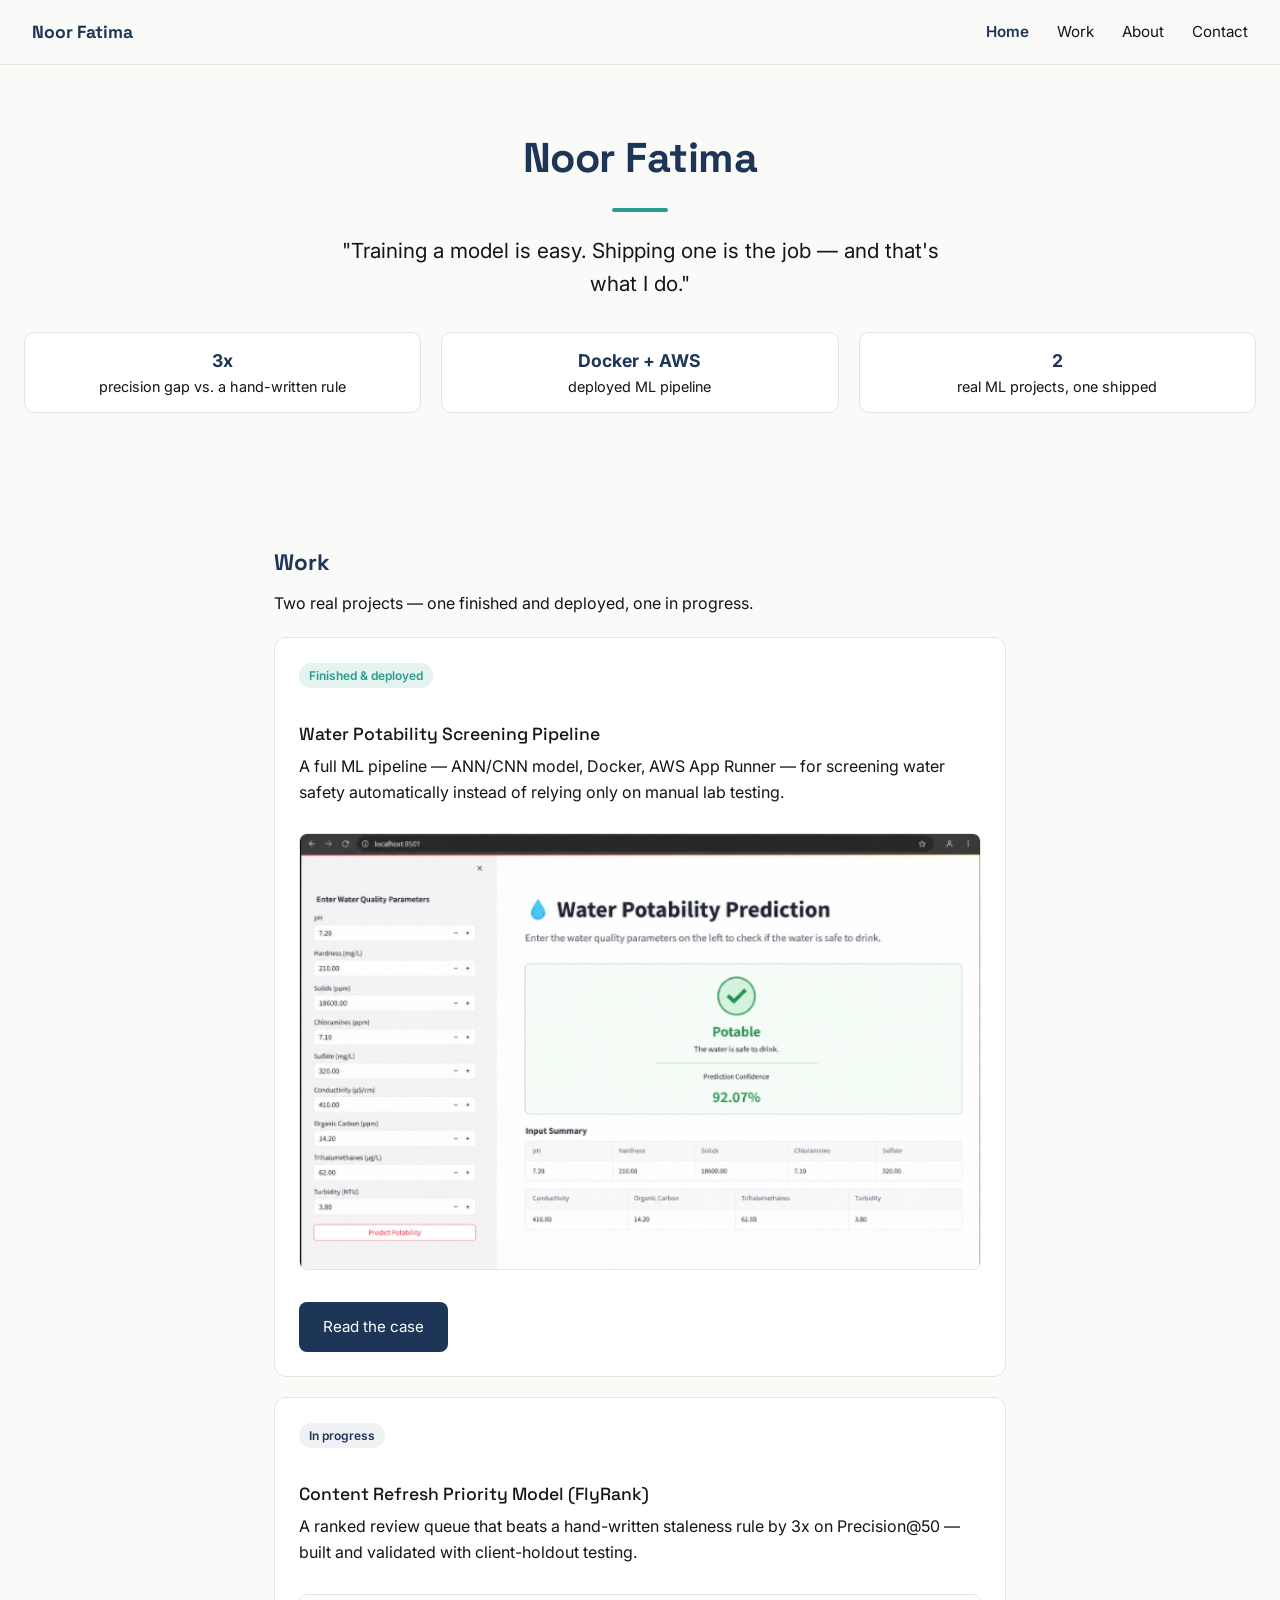
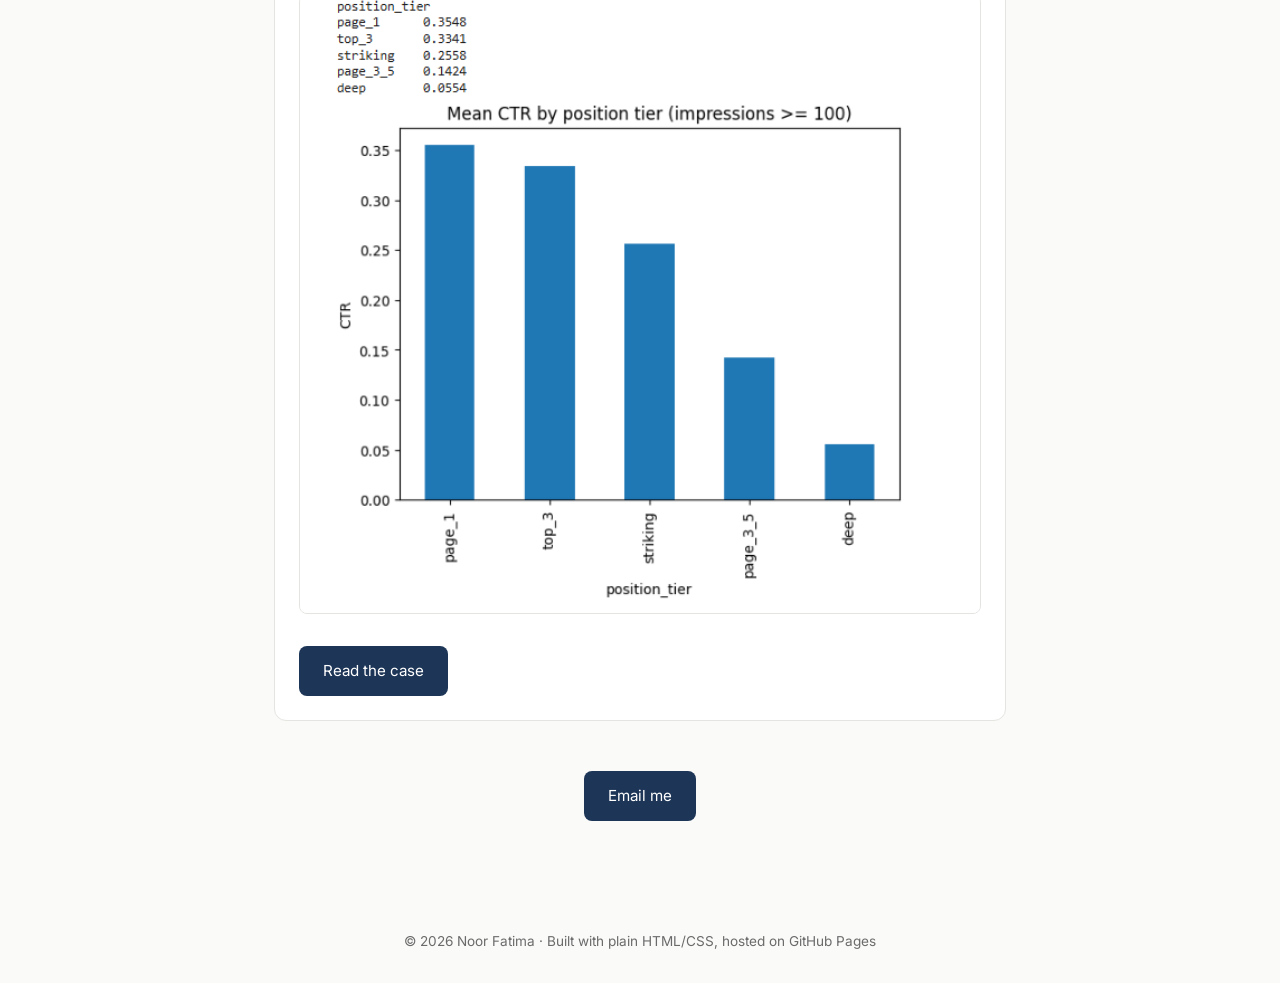
<file: index.html>
<!DOCTYPE html>
<html lang="en">
<head>
<meta charset="UTF-8">
<meta name="viewport" content="width=device-width, initial-scale=1.0">
<title>Noor Fatima — ML Engineering Portfolio</title>
<meta name="description" content="Noor Fatima ships trained machine learning models to real, deployed applications — not just notebooks. See the Water Potability and FlyRank content-scoring projects.">
<meta property="og:title" content="Noor Fatima — ML Engineering Portfolio">
<meta property="og:description" content="Training a model is easy. Shipping one is the job — and that's what I do.">
<meta property="og:type" content="website">
<meta property="og:url" content="https://noor486.github.io/">
<meta property="og:image" content="https://noor486.github.io/logo.png">
<meta name="twitter:card" content="summary">
<meta name="twitter:title" content="Noor Fatima — ML Engineering Portfolio">
<meta name="twitter:description" content="Training a model is easy. Shipping one is the job — and that's what I do.">
<meta name="twitter:image" content="https://noor486.github.io/logo.png">
<link rel="icon" href="favicon.png">
<link rel="preconnect" href="https://fonts.googleapis.com">
<link rel="preconnect" href="https://fonts.gstatic.com" crossorigin>
<link href="https://fonts.googleapis.com/css2?family=Space+Grotesk:wght@500;700&family=Inter:wght@400;500;600&display=swap" rel="stylesheet">
<link rel="stylesheet" href="style.css?v=2">
<!-- Google Analytics (GA4) -->
<script async src="https://www.googletagmanager.com/gtag/js?id=G-KFENSHK89L"></script>
<script>
  window.dataLayer = window.dataLayer || [];
  function gtag(){dataLayer.push(arguments);}
  gtag('js', new Date());
  gtag('config', 'G-KFENSHK89L');
</script>
</head>
<body>

<header>
  <a href="index.html" class="brand">Noor Fatima</a>
  <nav>
    <a href="index.html" class="active">Home</a>
    <a href="work.html">Work</a>
    <a href="about.html">About</a>
    <a href="contact.html">Contact</a>
  </nav>
</header>

<section class="hero">
  <h1>Noor Fatima</h1>
  <div class="accent-line" style="margin-left:auto;margin-right:auto;"></div>
  <p class="claim">"Training a model is easy. Shipping one is the job — and that's what I do."</p>

  <div class="proof-strip">
    <div class="proof-item"><strong>3x</strong>precision gap vs. a hand-written rule</div>
    <div class="proof-item"><strong>Docker + AWS</strong>deployed ML pipeline</div>
    <div class="proof-item"><strong>2</strong>real ML projects, one shipped</div>
  </div>
</section>

<main>
  <h2>Work</h2>
  <p>Two real projects — one finished and deployed, one in progress.</p>

  <div class="case-card">
    <span class="status-badge status-live">Finished &amp; deployed</span>
    <h3>Water Potability Screening Pipeline</h3>
    <p>A full ML pipeline — ANN/CNN model, Docker, AWS App Runner — for screening water safety automatically instead of relying only on manual lab testing.</p>
    <img src="real_water_app.png" alt="Water Potability app screenshot showing a Potable prediction with 92.07% confidence" loading="lazy">
    <a href="work.html#water-potability" class="cta-btn">Read the case</a>
  </div>

  <div class="case-card">
    <span class="status-badge status-progress">In progress</span>
    <h3>Content Refresh Priority Model (FlyRank)</h3>
    <p>A ranked review queue that beats a hand-written staleness rule by 3x on Precision@50 — built and validated with client-holdout testing.</p>
    <img src="real_flyrank_chart.png" alt="Mean CTR by position tier chart from FlyRank notebook" loading="lazy">
    <a href="work.html#flyrank" class="cta-btn">Read the case</a>
  </div>

  <div style="text-align:center; margin-top: 40px;">
    <a href="contact.html" class="cta-btn">Email me</a>
  </div>
</main>

<footer>
  © 2026 Noor Fatima · Built with plain HTML/CSS, hosted on GitHub Pages
</footer>

</body>
</html>
</file>
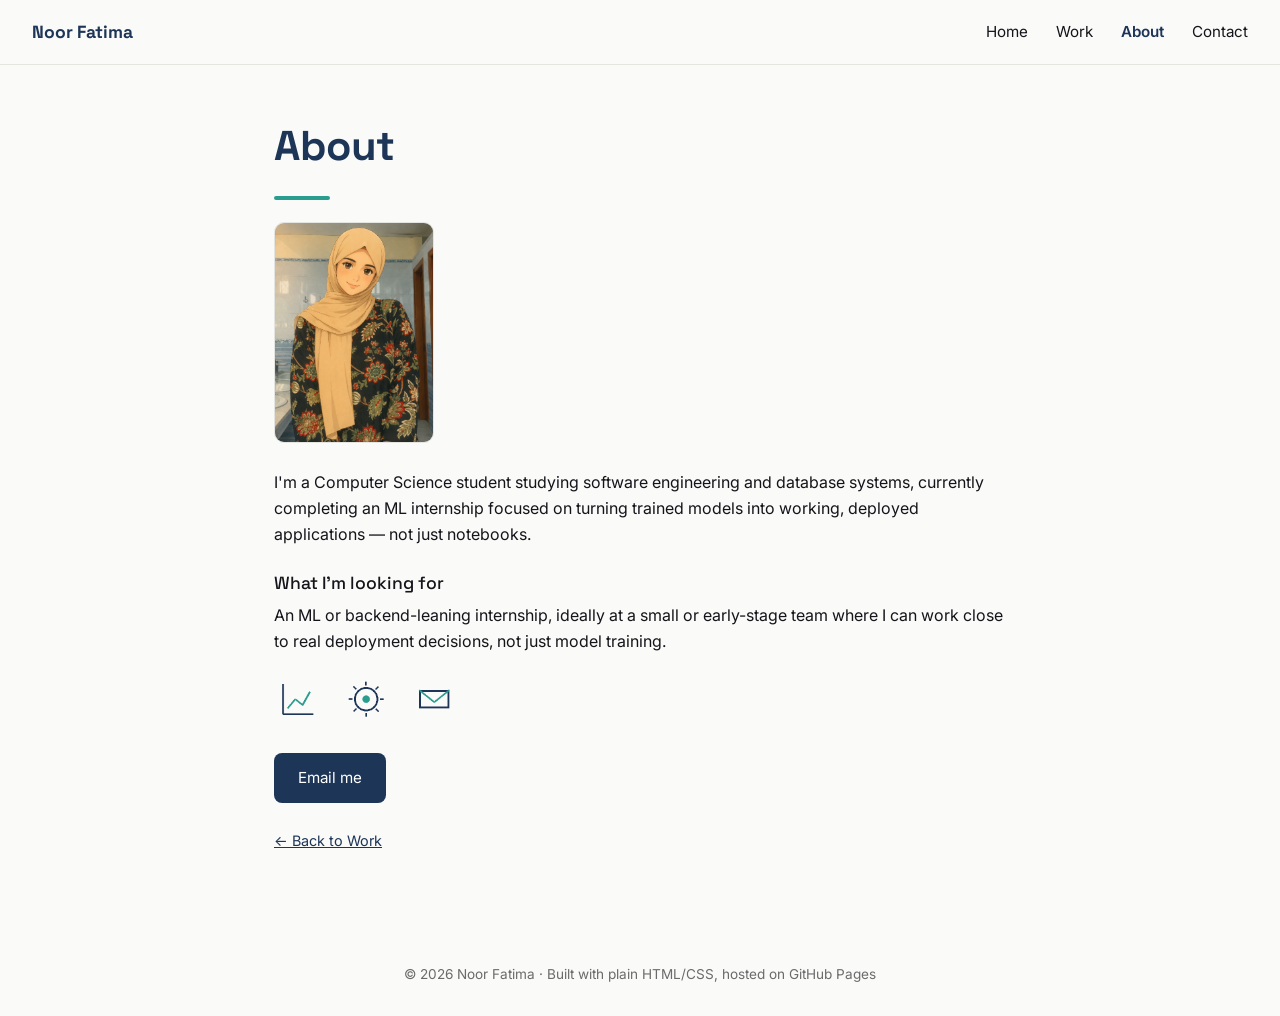
<file: about.html>
<!DOCTYPE html>
<html lang="en">
<head>
<meta charset="UTF-8">
<meta name="viewport" content="width=device-width, initial-scale=1.0">
<title>About — Noor Fatima</title>
<meta name="description" content="Noor Fatima is a Computer Science student turning trained ML models into working, deployed applications — looking for an ML or backend-leaning internship.">
<meta property="og:title" content="About — Noor Fatima">
<meta property="og:description" content="Computer Science student turning trained models into working, deployed applications — not just notebooks.">
<meta property="og:type" content="website">
<meta property="og:url" content="https://noor486.github.io/about.html">
<meta property="og:image" content="https://noor486.github.io/logo.png">
<meta name="twitter:card" content="summary">
<meta name="twitter:title" content="About — Noor Fatima">
<meta name="twitter:description" content="Computer Science student turning trained models into working, deployed applications — not just notebooks.">
<meta name="twitter:image" content="https://noor486.github.io/logo.png">
<link rel="icon" href="favicon.png">
<link rel="preconnect" href="https://fonts.googleapis.com">
<link rel="preconnect" href="https://fonts.gstatic.com" crossorigin>
<link href="https://fonts.googleapis.com/css2?family=Space+Grotesk:wght@500;700&family=Inter:wght@400;500;600&display=swap" rel="stylesheet">
<link rel="stylesheet" href="style.css?v=2">
<!-- Google Analytics (GA4) -->
<script async src="https://www.googletagmanager.com/gtag/js?id=G-KFENSHK89L"></script>
<script>
  window.dataLayer = window.dataLayer || [];
  function gtag(){dataLayer.push(arguments);}
  gtag('js', new Date());
  gtag('config', 'G-KFENSHK89L');
</script>
</head>
<body>

<header>
  <a href="index.html" class="brand">Noor Fatima</a>
  <nav>
    <a href="index.html">Home</a>
    <a href="work.html">Work</a>
    <a href="about.html" class="active">About</a>
    <a href="contact.html">Contact</a>
  </nav>
</header>

<main>
  <h1>About</h1>
  <div class="accent-line"></div>

  <img src="real_about_photo.png" alt="Photo of Noor Fatima" class="about-photo">

  <p>I'm a Computer Science student studying software engineering and database systems, currently completing an ML internship focused on turning trained models into working, deployed applications — not just notebooks.</p>

  <h3>What I'm looking for</h3>
  <p>An ML or backend-leaning internship, ideally at a small or early-stage team where I can work close to real deployment decisions, not just model training.</p>

  <div class="icon-row">
    <img src="icon_chart.png" alt="Data icon">
    <img src="icon_pipeline.png" alt="Pipeline icon">
    <img src="icon_mail.png" alt="Contact icon">
  </div>

  <a href="contact.html" class="cta-btn">Email me</a>
  <br><br>
  <a href="work.html" style="color:#1D3557; font-size:0.9rem;">← Back to Work</a>
</main>

<footer>
  © 2026 Noor Fatima · Built with plain HTML/CSS, hosted on GitHub Pages
</footer>

</body>
</html>
</file>
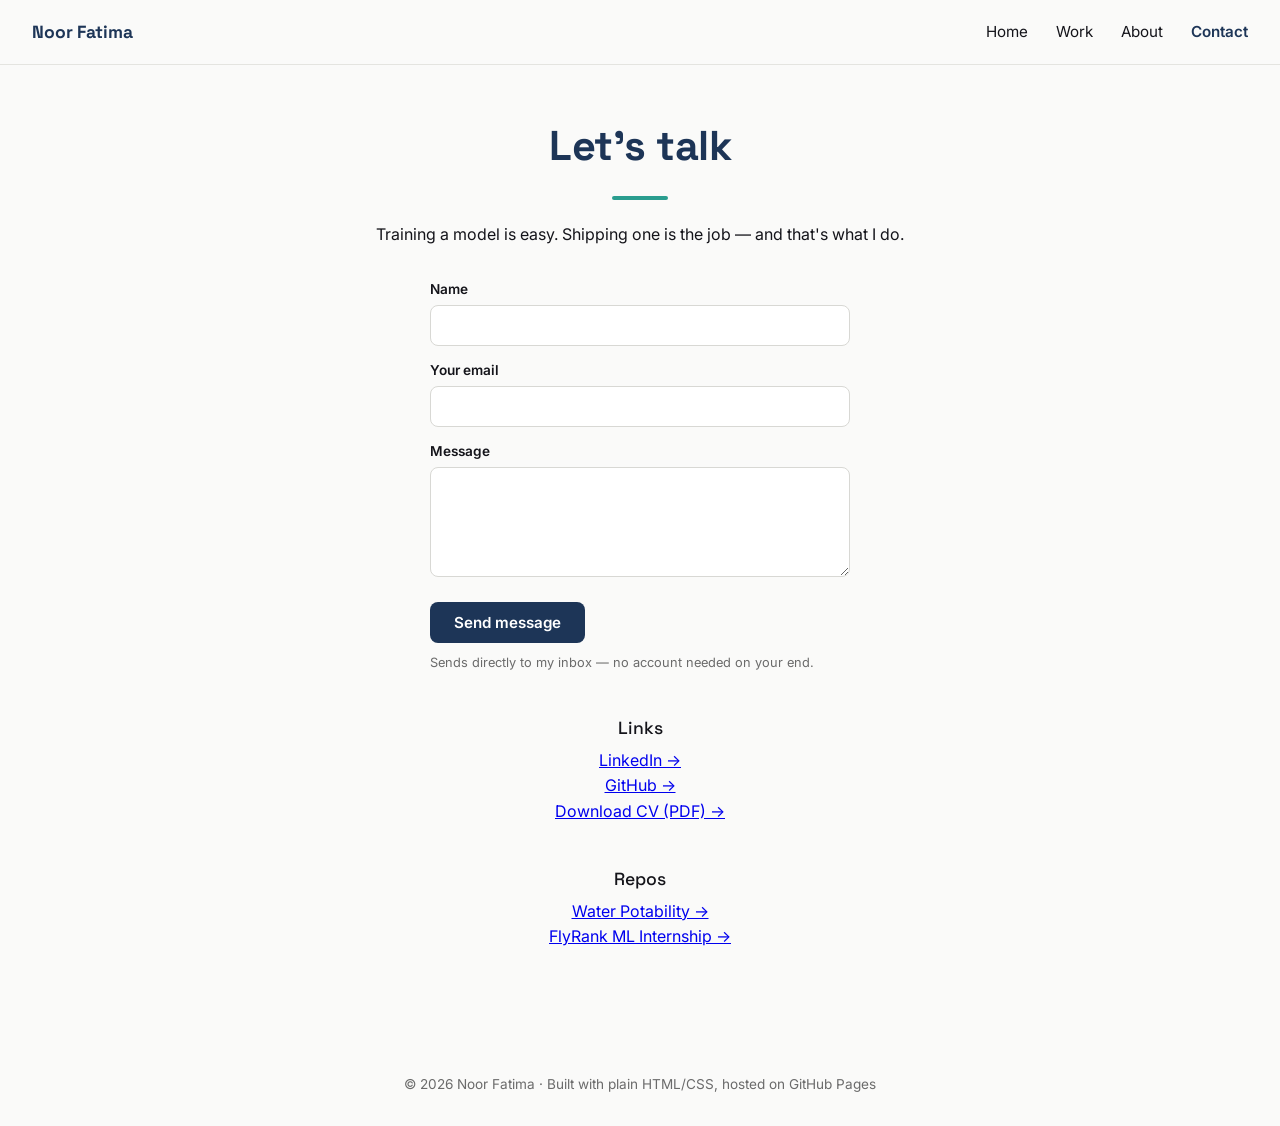
<file: contact.html>
<!DOCTYPE html>
<html lang="en">
<head>
<meta charset="UTF-8">
<meta name="viewport" content="width=device-width, initial-scale=1.0">
<title>Contact — Noor Fatima</title>
<meta name="description" content="Get in touch with Noor Fatima — ML engineering student who ships trained models to real, deployed applications, not just notebooks.">
<meta property="og:title" content="Contact — Noor Fatima">
<meta property="og:description" content="Training a model is easy. Shipping one is the job — and that's what I do.">
<meta property="og:type" content="website">
<meta property="og:url" content="https://noor486.github.io/contact.html">
<meta property="og:image" content="https://noor486.github.io/logo.png">
<meta name="twitter:card" content="summary">
<meta name="twitter:title" content="Contact — Noor Fatima">
<meta name="twitter:description" content="Training a model is easy. Shipping one is the job — and that's what I do.">
<meta name="twitter:image" content="https://noor486.github.io/logo.png">
<link rel="icon" href="favicon.png">
<link rel="preconnect" href="https://fonts.googleapis.com">
<link rel="preconnect" href="https://fonts.gstatic.com" crossorigin>
<link href="https://fonts.googleapis.com/css2?family=Space+Grotesk:wght@500;700&family=Inter:wght@400;500;600&display=swap" rel="stylesheet">
<link rel="stylesheet" href="style.css?v=2">
<!-- Google Analytics (GA4) -->
<script async src="https://www.googletagmanager.com/gtag/js?id=G-KFENSHK89L"></script>
<script>
  window.dataLayer = window.dataLayer || [];
  function gtag(){dataLayer.push(arguments);}
  gtag('js', new Date());
  gtag('config', 'G-KFENSHK89L');
</script>
<style>
  .contact-form { max-width: 420px; margin: 32px auto 0; text-align: left; }
  .contact-form label { display: block; font-size: 0.85rem; font-weight: 600; margin: 14px 0 4px; color: var(--text); }
  .contact-form input, .contact-form textarea {
    width: 100%; padding: 10px 12px; border: 1px solid #D8D8D4; border-radius: 8px;
    font-family: 'Inter', sans-serif; font-size: 0.95rem; background: #fff;
  }
  .contact-form textarea { min-height: 110px; resize: vertical; }
  .contact-form button {
    margin-top: 18px; background: var(--main); color: #fff; border: none;
    padding: 11px 24px; border-radius: 8px; font-size: 0.95rem; cursor: pointer;
    font-family: 'Inter', sans-serif; font-weight: 600;
  }
  .contact-form button:hover { opacity: 0.9; }
  .contact-form button:disabled { opacity: 0.6; cursor: not-allowed; }
  .form-note { font-size: 0.8rem; color: #6b6b6b; margin-top: 10px; }
</style>
</head>
<body>

<header>
  <a href="index.html" class="brand">Noor Fatima</a>
  <nav>
    <a href="index.html">Home</a>
    <a href="work.html">Work</a>
    <a href="about.html">About</a>
    <a href="contact.html" class="active">Contact</a>
  </nav>
</header>

<main style="text-align:center;">
  <h1>Let's talk</h1>
  <div class="accent-line" style="margin-left:auto;margin-right:auto;"></div>
  <p class="claim">Training a model is easy. Shipping one is the job — and that's what I do.</p>

  <form class="contact-form" action="https://formspree.io/f/myegnekn" method="POST" id="contactForm">
    <label for="name">Name</label>
    <input type="text" id="name" name="name" required>

    <label for="email">Your email</label>
    <input type="email" id="email" name="_replyto" required>

    <label for="message">Message</label>
    <textarea id="message" name="message" required></textarea>

    <button type="submit" id="submitBtn">Send message</button>
    <p class="form-note">Sends directly to my inbox — no account needed on your end.</p>
  </form>
  <script>
    document.getElementById('contactForm').addEventListener('submit', function() {
      var btn = document.getElementById('submitBtn');
      btn.disabled = true;
      btn.textContent = 'Sending...';
    });
  </script>

  <h3 style="margin-top:40px;">Links</h3>
  <p>
    <a href="https://www.linkedin.com/in/noor-fatima-9a9a61399" target="_blank" rel="noopener">LinkedIn →</a><br>
    <a href="https://github.com/noor486" target="_blank" rel="noopener">GitHub →</a><br>
    <a href="Noor_Fatima_CV.pdf" target="_blank" rel="noopener">Download CV (PDF) →</a>
  </p>

  <h3 style="margin-top:40px;">Repos</h3>
  <p>
    <a href="https://github.com/EsarFatima/water-quality-check" target="_blank" rel="noopener">Water Potability →</a><br>
    <a href="https://github.com/noor486/flyrank-ml-internship" target="_blank" rel="noopener">FlyRank ML Internship →</a>
  </p>
</main>

<footer>
  © 2026 Noor Fatima · Built with plain HTML/CSS, hosted on GitHub Pages
</footer>

</body>
</html>
</file>
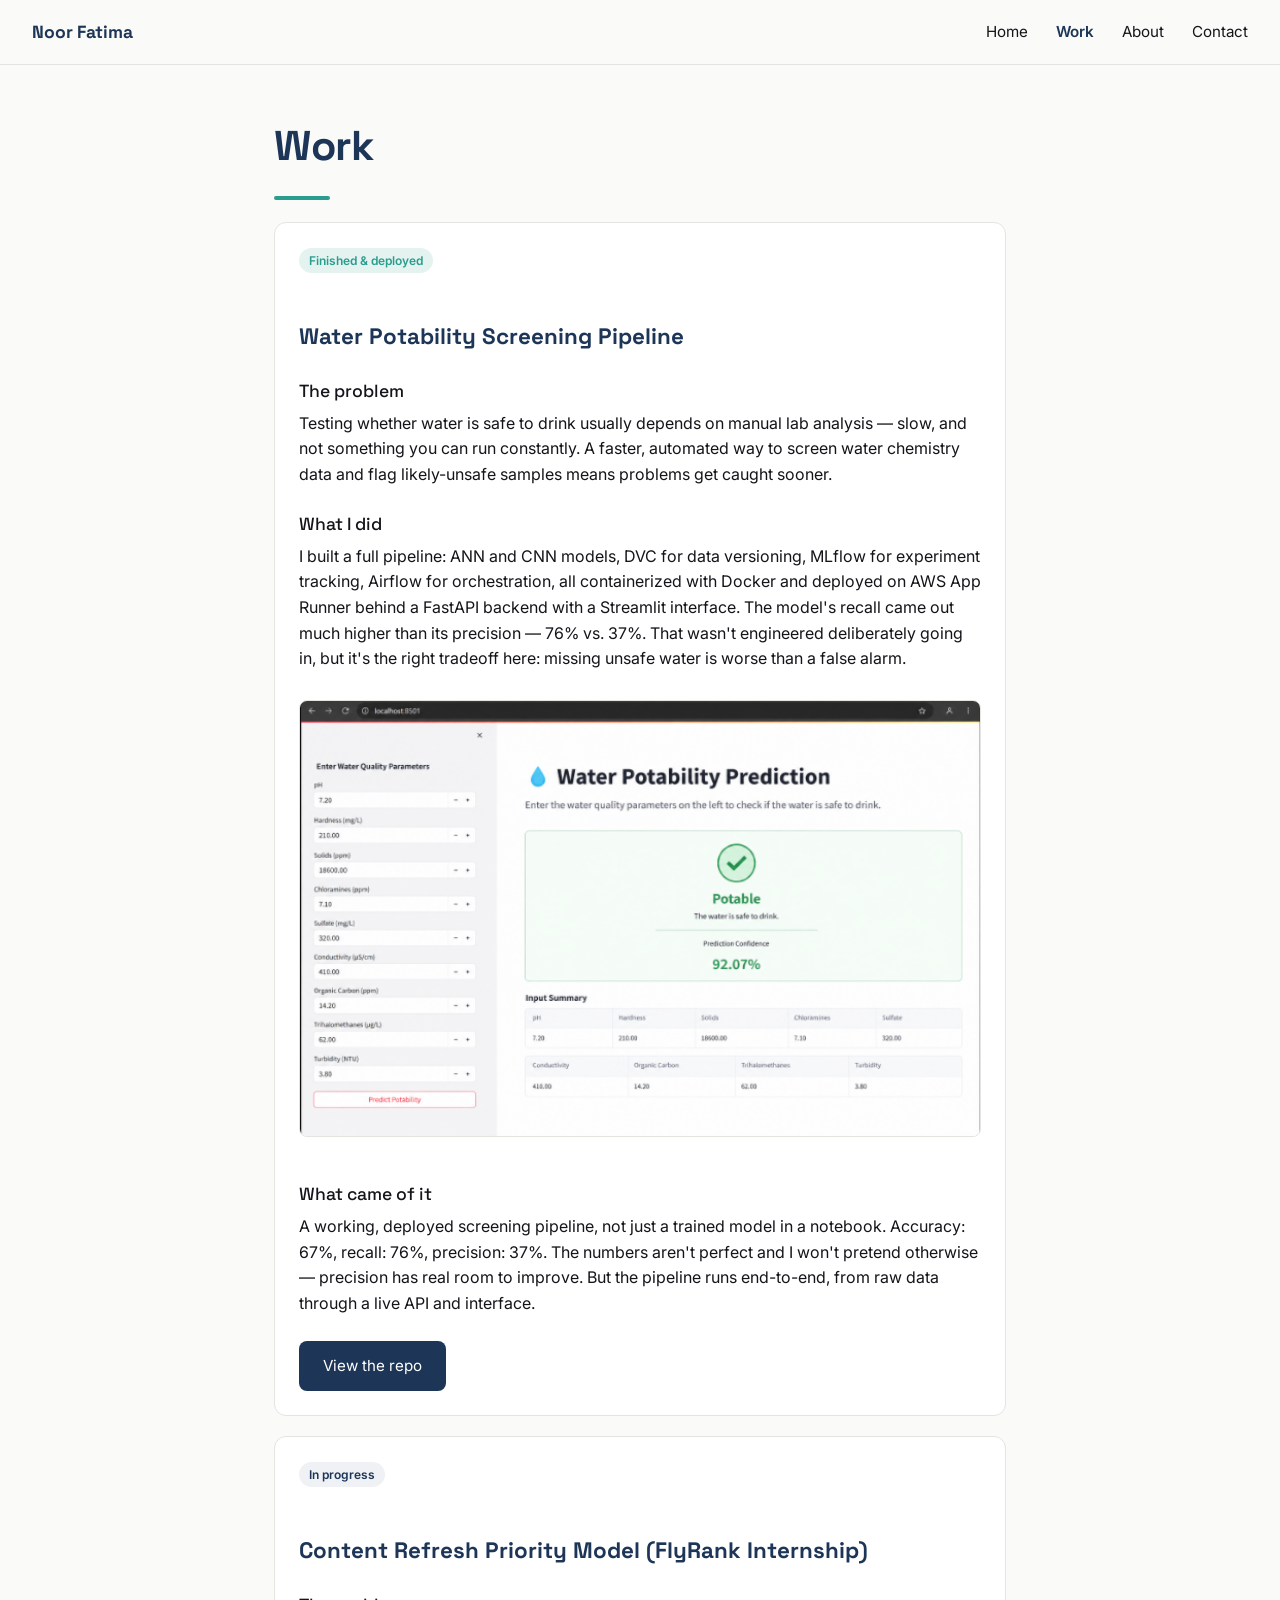
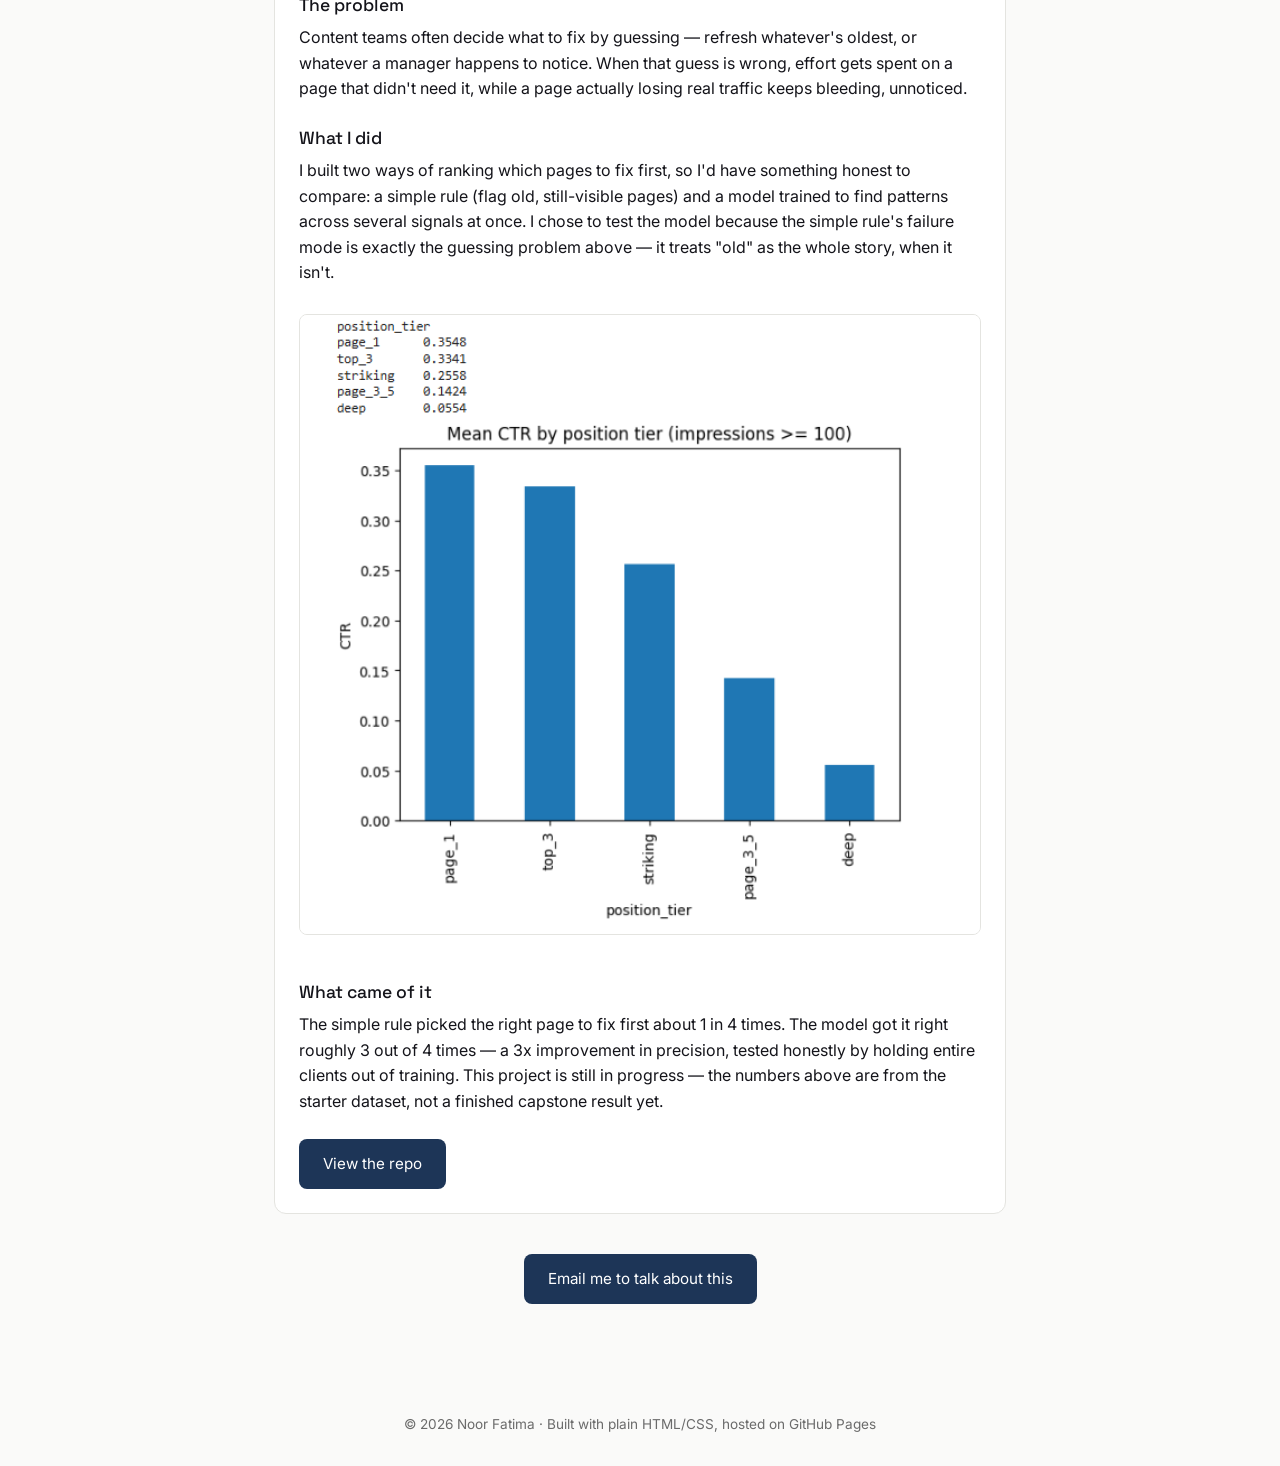
<file: work.html>
<!DOCTYPE html>
<html lang="en">
<head>
<meta charset="UTF-8">
<meta name="viewport" content="width=device-width, initial-scale=1.0">
<title>Work — Noor Fatima</title>
<meta name="description" content="Two real ML projects: a deployed Water Potability screening pipeline (ANN/CNN, Docker, AWS App Runner) and a content refresh priority model built for FlyRank.">
<meta property="og:title" content="Work — Noor Fatima">
<meta property="og:description" content="Two real projects, one finished and deployed, one in progress.">
<meta property="og:type" content="website">
<meta property="og:url" content="https://noor486.github.io/work.html">
<meta property="og:image" content="https://noor486.github.io/logo.png">
<meta name="twitter:card" content="summary">
<meta name="twitter:title" content="Work — Noor Fatima">
<meta name="twitter:description" content="Two real projects, one finished and deployed, one in progress.">
<meta name="twitter:image" content="https://noor486.github.io/logo.png">
<link rel="icon" href="favicon.png">
<link rel="preconnect" href="https://fonts.googleapis.com">
<link rel="preconnect" href="https://fonts.gstatic.com" crossorigin>
<link href="https://fonts.googleapis.com/css2?family=Space+Grotesk:wght@500;700&family=Inter:wght@400;500;600&display=swap" rel="stylesheet">
<link rel="stylesheet" href="style.css?v=2">
<!-- Google Analytics (GA4) -->
<script async src="https://www.googletagmanager.com/gtag/js?id=G-KFENSHK89L"></script>
<script>
  window.dataLayer = window.dataLayer || [];
  function gtag(){dataLayer.push(arguments);}
  gtag('js', new Date());
  gtag('config', 'G-KFENSHK89L');
</script>
</head>
<body>

<header>
  <a href="index.html" class="brand">Noor Fatima</a>
  <nav>
    <a href="index.html">Home</a>
    <a href="work.html" class="active">Work</a>
    <a href="about.html">About</a>
    <a href="contact.html">Contact</a>
  </nav>
</header>

<main>
  <h1>Work</h1>
  <div class="accent-line"></div>

  <div class="case-card" id="water-potability">
    <span class="status-badge status-live">Finished &amp; deployed</span>
    <h2>Water Potability Screening Pipeline</h2>

    <h3>The problem</h3>
    <p>Testing whether water is safe to drink usually depends on manual lab analysis — slow, and not something you can run constantly. A faster, automated way to screen water chemistry data and flag likely-unsafe samples means problems get caught sooner.</p>

    <h3>What I did</h3>
    <p>I built a full pipeline: ANN and CNN models, DVC for data versioning, MLflow for experiment tracking, Airflow for orchestration, all containerized with Docker and deployed on AWS App Runner behind a FastAPI backend with a Streamlit interface. The model's recall came out much higher than its precision — 76% vs. 37%. That wasn't engineered deliberately going in, but it's the right tradeoff here: missing unsafe water is worse than a false alarm.</p>

    <img src="real_water_app.png" alt="Water Potability app: live screenshot showing Potable prediction, 92.07% confidence, and full input summary" loading="lazy">

    <h3>What came of it</h3>
    <p>A working, deployed screening pipeline, not just a trained model in a notebook. Accuracy: 67%, recall: 76%, precision: 37%. The numbers aren't perfect and I won't pretend otherwise — precision has real room to improve. But the pipeline runs end-to-end, from raw data through a live API and interface.</p>

    <a href="https://github.com/EsarFatima/water-quality-check" class="cta-btn" target="_blank" rel="noopener">View the repo</a>
  </div>

  <div class="case-card" id="flyrank">
    <span class="status-badge status-progress">In progress</span>
    <h2>Content Refresh Priority Model (FlyRank Internship)</h2>

    <h3>The problem</h3>
    <p>Content teams often decide what to fix by guessing — refresh whatever's oldest, or whatever a manager happens to notice. When that guess is wrong, effort gets spent on a page that didn't need it, while a page actually losing real traffic keeps bleeding, unnoticed.</p>

    <h3>What I did</h3>
    <p>I built two ways of ranking which pages to fix first, so I'd have something honest to compare: a simple rule (flag old, still-visible pages) and a model trained to find patterns across several signals at once. I chose to test the model because the simple rule's failure mode is exactly the guessing problem above — it treats "old" as the whole story, when it isn't.</p>

    <img src="real_flyrank_chart.png" alt="Mean CTR by position tier chart, real output from my FlyRank notebook" loading="lazy">

    <h3>What came of it</h3>
    <p>The simple rule picked the right page to fix first about 1 in 4 times. The model got it right roughly 3 out of 4 times — a 3x improvement in precision, tested honestly by holding entire clients out of training. This project is still in progress — the numbers above are from the starter dataset, not a finished capstone result yet.</p>

    <a href="https://github.com/noor486/flyrank-ml-internship" class="cta-btn" target="_blank" rel="noopener">View the repo</a>
  </div>

  <div style="text-align:center; margin-top: 30px;">
    <a href="contact.html" class="cta-btn">Email me to talk about this</a>
  </div>
</main>

<footer>
  © 2026 Noor Fatima · Built with plain HTML/CSS, hosted on GitHub Pages
</footer>

</body>
</html>
</file>
<file: style.css>
:root {
  --main: #1D3557;
  --text: #14141A;
  --bg: #FAFAF9;
  --accent: #2A9D8F;
}
* { box-sizing: border-box; margin: 0; padding: 0; }
body {
  background: var(--bg);
  color: var(--text);
  font-family: 'Inter', sans-serif;
  line-height: 1.6;
}
header {
  display: flex;
  justify-content: space-between;
  align-items: center;
  padding: 18px 32px;
  border-bottom: 1px solid #E4E4E0;
  position: sticky;
  top: 0;
  background: var(--bg);
  z-index: 10;
}
header .brand {
  font-family: 'Space Grotesk', sans-serif;
  font-weight: 700;
  font-size: 1.1rem;
  color: var(--main);
  text-decoration: none;
}
nav a {
  color: var(--text);
  text-decoration: none;
  margin-left: 24px;
  font-size: 0.95rem;
}
nav a:hover, nav a.active { color: var(--main); font-weight: 600; }

main { max-width: 780px; margin: 0 auto; padding: 48px 24px 80px; }

h1 {
  font-family: 'Space Grotesk', sans-serif;
  font-weight: 700;
  font-size: clamp(1.8rem, 5vw, 2.6rem);
  color: var(--main);
  letter-spacing: -0.5px;
  margin-bottom: 12px;
}
h2 {
  font-family: 'Space Grotesk', sans-serif;
  font-weight: 700;
  font-size: 1.4rem;
  color: var(--main);
  margin: 36px 0 10px;
}
h3 {
  font-family: 'Space Grotesk', sans-serif;
  font-weight: 500;
  font-size: 1.1rem;
  color: var(--text);
  margin: 22px 0 6px;
}
p { margin-bottom: 14px; }

.accent-line {
  width: 56px;
  height: 4px;
  background: var(--accent);
  border-radius: 2px;
  margin: 16px 0 22px;
}

.hero {
  text-align: center;
  padding: 60px 24px 40px;
  background: var(--bg);
}
.hero .claim {
  max-width: 620px;
  margin: 0 auto;
  font-size: clamp(1.05rem, 2.5vw, 1.3rem);
}

.proof-strip {
  display: flex;
  gap: 20px;
  justify-content: center;
  flex-wrap: wrap;
  margin: 32px 0 8px;
}
.proof-item {
  background: #fff;
  border: 1px solid #E4E4E0;
  border-radius: 10px;
  padding: 14px 20px;
  font-size: 0.9rem;
  text-align: center;
  flex: 1 1 200px;
}
.proof-item strong { display: block; color: var(--main); font-size: 1.1rem; }

.case-card {
  border: 1px solid #E4E4E0;
  border-radius: 12px;
  padding: 24px;
  margin: 20px 0;
  background: #fff;
}
.case-card img { width: 100%; border-radius: 8px; margin: 14px 0; border: 1px solid #E4E4E0; }
.status-badge {
  display: inline-block;
  font-size: 0.75rem;
  font-weight: 600;
  padding: 3px 10px;
  border-radius: 20px;
  margin-bottom: 10px;
}
.status-live { background: #E4F3F0; color: var(--accent); }
.status-progress { background: #EFF1F5; color: var(--main); }

.icon-row { display: flex; gap: 20px; margin: 20px 0; }
.icon-row img { width: 48px; height: 48px; }

.cta-btn {
  display: inline-block;
  background: var(--main);
  color: #fff;
  text-decoration: none;
  padding: 13px 24px;
  border-radius: 8px;
  font-size: 0.95rem;
  margin-top: 10px;
  min-height: 44px;
  box-sizing: border-box;
}
.cta-btn:hover { opacity: 0.9; }

.about-photo {
  width: 160px;
  border-radius: 10px;
  margin-bottom: 20px;
  border: 1px solid #E4E4E0;
}

footer {
  text-align: center;
  padding: 30px;
  font-size: 0.85rem;
  color: #6b6b6b;
}

@media (max-width: 560px) {
  header { flex-direction: column; gap: 4px; padding: 14px 16px; }
  nav { display: flex; width: 100%; justify-content: space-between; }
  nav a {
    margin: 0;
    padding: 10px 6px;
    flex: 1;
    text-align: center;
    font-size: 0.88rem;
    min-height: 44px;
    display: flex;
    align-items: center;
    justify-content: center;
  }
  .proof-strip { flex-direction: column; }
  .proof-item { width: 100%; flex-basis: auto; }
}
</file>
